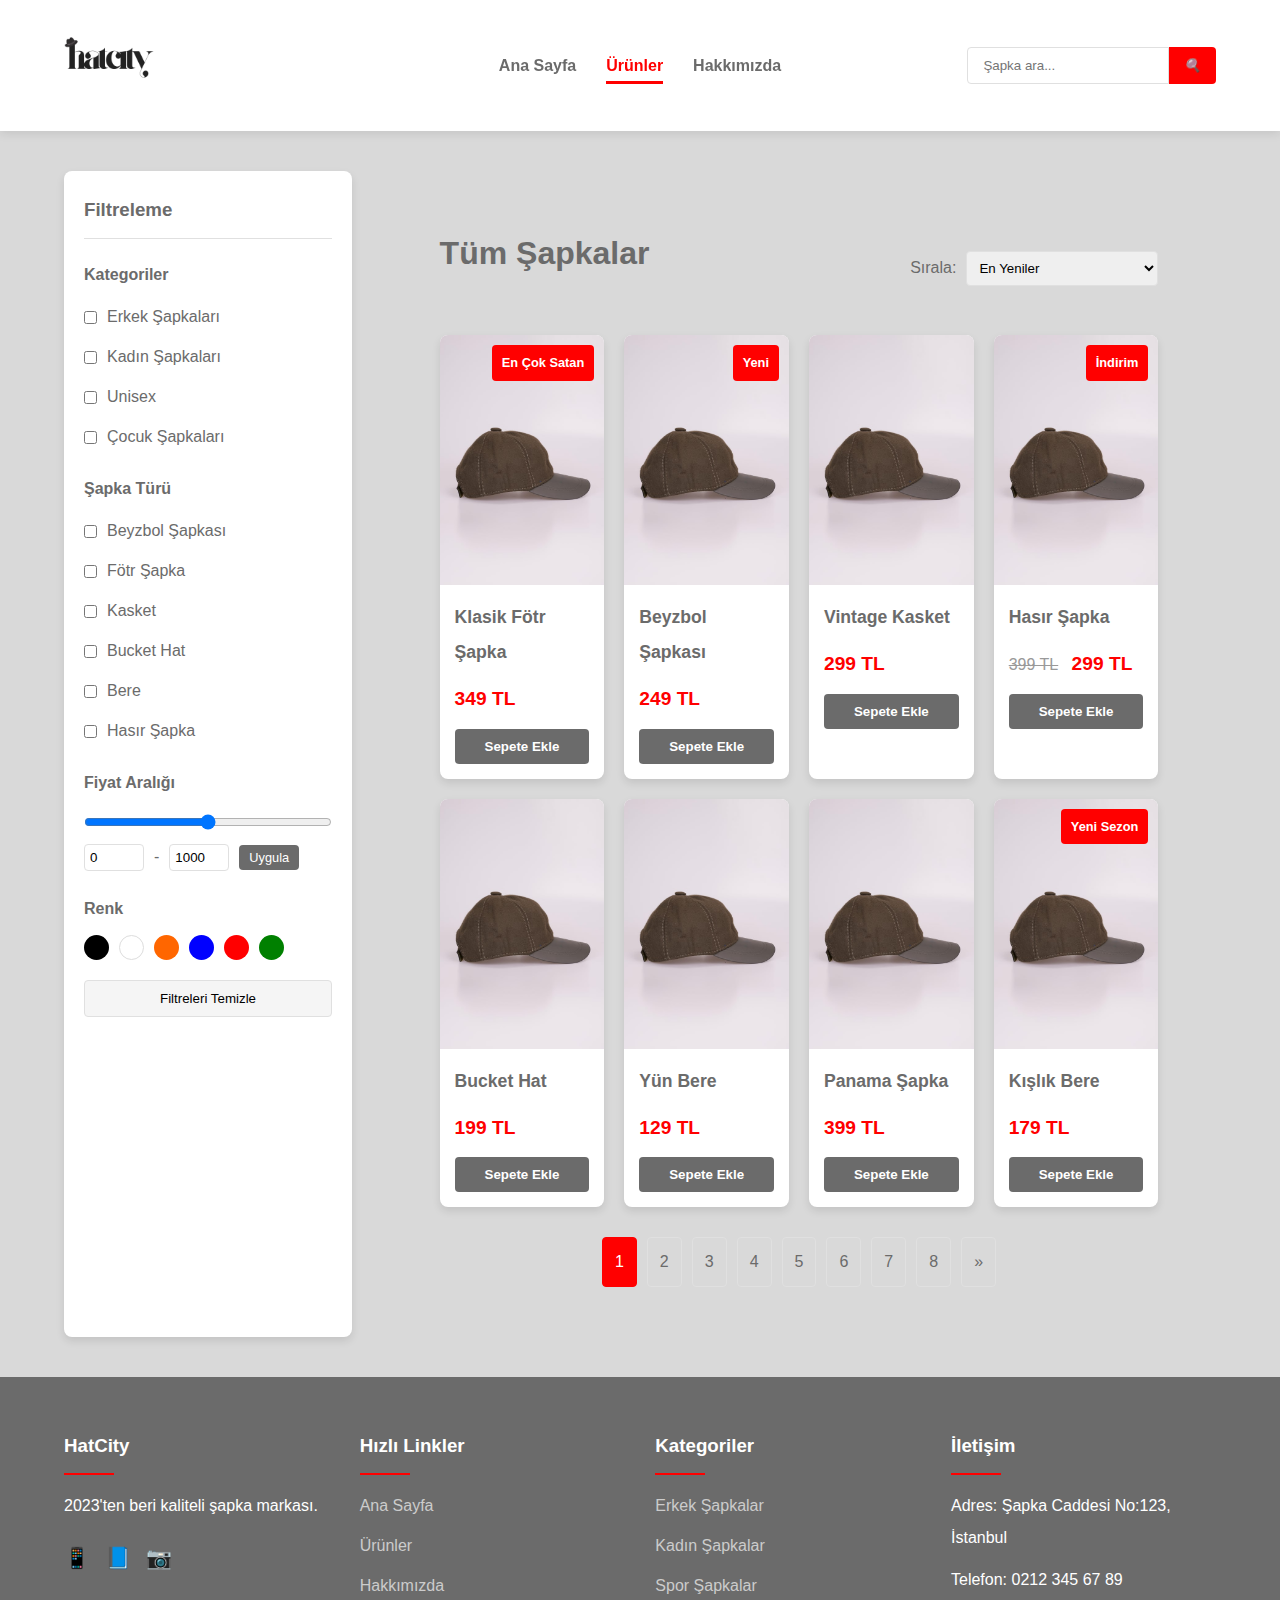
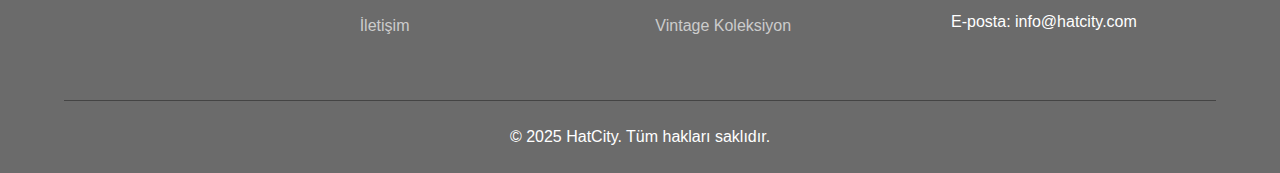
<file: products.html>
<!DOCTYPE html>
<html lang="tr">
<head>
    <meta charset="UTF-8">
    <meta name="viewport" content="width=device-width, initial-scale=1.0">
    <title>Ürünler - HatCity</title>
    <link rel="stylesheet" href="style.css">
    <script src="script.js" defer></script>
</head>
<body>
    <!-- HEADER BÖLÜMÜ -->
    <header>
        <div class="logo-container">
            <img src="Black White Minimal Simple Modern Creative Studio Ego Logo (1).png" alt="HatCity Logo" class="logo">
        </div>
        <nav>
            <ul>
                <li><a href="index.html">Ana Sayfa</a></li>
                <li><a href="products.html" class="active">Ürünler</a></li>
                <li><a href="about.html">Hakkımızda</a></li>
               
            </ul>
        </nav>
        <div class="search-container">
            <input type="text" placeholder="Şapka ara..." id="searchInput">
            <button type="submit"><i class="search-icon">🔍</i></button>
        </div>
    </header>

    <!-- ÜRÜNLER SAYFASI İÇERİĞİ -->
    <div class="products-page">
        <aside class="filters">
            <h3>Filtreleme</h3>
            <div class="filter-section">
                <h4>Kategoriler</h4>
                <ul>
                    <li>
                        <input type="checkbox" id="cat-men">
                        <label for="cat-men">Erkek Şapkaları</label>
                    </li>
                    <li>
                        <input type="checkbox" id="cat-women">
                        <label for="cat-women">Kadın Şapkaları</label>
                    </li>
                    <li>
                        <input type="checkbox" id="cat-unisex">
                        <label for="cat-unisex">Unisex</label>
                    </li>
                    <li>
                        <input type="checkbox" id="cat-children">
                        <label for="cat-children">Çocuk Şapkaları</label>
                    </li>
                </ul>
            </div>
            <div class="filter-section">
                <h4>Şapka Türü</h4>
                <ul>
                    <li>
                        <input type="checkbox" id="type-baseball">
                        <label for="type-baseball">Beyzbol Şapkası</label>
                    </li>
                    <li>
                        <input type="checkbox" id="type-fedora">
                        <label for="type-fedora">Fötr Şapka</label>
                    </li>
                    <li>
                        <input type="checkbox" id="type-newsboy">
                        <label for="type-newsboy">Kasket</label>
                    </li>
                    <li>
                        <input type="checkbox" id="type-bucket">
                        <label for="type-bucket">Bucket Hat</label>
                    </li>
                    <li>
                        <input type="checkbox" id="type-beret">
                        <label for="type-beret">Bere</label>
                    </li>
                    <li>
                        <input type="checkbox" id="type-straw">
                        <label for="type-straw">Hasır Şapka</label>
                    </li>
                </ul>
            </div>
            <div class="filter-section">
                <h4>Fiyat Aralığı</h4>
                <div class="price-range">
                    <input type="range" min="0" max="1000" value="500" class="slider" id="priceRange">
                    <div class="price-inputs">
                        <input type="number" id="minPrice" placeholder="Min" value="0">
                        <span>-</span>
                        <input type="number" id="maxPrice" placeholder="Max" value="1000">
                        <button class="apply-price">Uygula</button>
                    </div>
                </div>
            </div>
            <div class="filter-section">
                <h4>Renk</h4>
                <div class="color-filters">
                    <span class="color-filter" style="background-color: black;" ></span>
                    <span class="color-filter" style="background-color: white; border: 1px solid #ddd;"></span>
                    <span class="color-filter" style="background-color: #ff6600;"></span>
                    <span class="color-filter" style="background-color: blue;"></span>
                    <span class="color-filter" style="background-color: red;"></span>
                    <span class="color-filter" style="background-color: green;"></span>
                </div>
            </div>
            <button class="clear-filters">Filtreleri Temizle</button>
        </aside>
        <main class="products-main">
            <div class="products-header">
                <h2>Tüm Şapkalar</h2>
                <div class="products-sort">
                    <label for="sort-select">Sırala:</label>
                    <select id="sort-select">
                        <option value="newest">En Yeniler</option>
                        <option value="price-low">Fiyat (Düşükten Yükseğe)</option>
                        <option value="price-high">Fiyat (Yüksekten Düşüğe)</option>
                        <option value="popular">En Çok Satanlar</option>
                    </select>
                </div>
            </div>
            <div class="products-grid large-grid">
                <div class="product-card">
                    <div class="product-image">
                        <img src="kumas-deri-siperli-beyzbol-sapka-dd9a77.jpg" alt="Klasik Fötr Şapka">
                        <div class="product-tag">En Çok Satan</div>
                    </div>
                    <div class="product-info">
                        <h3>Klasik Fötr Şapka</h3>
                        <p class="product-price">349 TL</p>
                        <button class="add-to-cart">Sepete Ekle</button>
                    </div>
                </div>
                <div class="product-card">
                    <div class="product-image">
                        <img src="kumas-deri-siperli-beyzbol-sapka-dd9a77.jpg" alt="Spor Beyzbol Şapkası">
                        <div class="product-tag">Yeni</div>
                    </div>
                    <div class="product-info">
                        <h3>Beyzbol Şapkası</h3>
                        <p class="product-price">249 TL</p>
                        <button class="add-to-cart">Sepete Ekle</button>
                    </div>
                </div>
                <div class="product-card">
                    <div class="product-image">
                        <img src="kumas-deri-siperli-beyzbol-sapka-dd9a77.jpg" alt="Vintage Kasket">
                    </div>
                    <div class="product-info">
                        <h3>Vintage Kasket</h3>
                        <p class="product-price">299 TL</p>
                        <button class="add-to-cart">Sepete Ekle</button>
                    </div>
                </div>
                <div class="product-card">
                    <div class="product-image">
                        <img src="kumas-deri-siperli-beyzbol-sapka-dd9a77.jpg" alt="Hasır Şapka">
                        <div class="product-tag">İndirim</div>
                    </div>
                    <div class="product-info">
                        <h3>Hasır Şapka</h3>
                        <p class="product-price"><span class="old-price">399 TL</span> 299 TL</p>
                        <button class="add-to-cart">Sepete Ekle</button>
                    </div>
                </div>
                <div class="product-card">
                    <div class="product-image">
                        <img src="kumas-deri-siperli-beyzbol-sapka-dd9a77.jpg" alt="Bucket Hat">
                    </div>
                    <div class="product-info">
                        <h3>Bucket Hat</h3>
                        <p class="product-price">199 TL</p>
                        <button class="add-to-cart">Sepete Ekle</button>
                    </div>
                </div>
                <div class="product-card">
                    <div class="product-image">
                        <img src="kumas-deri-siperli-beyzbol-sapka-dd9a77.jpg" alt="Yün Bere">
                    </div>
                    <div class="product-info">
                        <h3>Yün Bere</h3>
                        <p class="product-price">129 TL</p>
                        <button class="add-to-cart">Sepete Ekle</button>
                    </div>
                </div>
                <div class="product-card">
                    <div class="product-image">
                        <img src="kumas-deri-siperli-beyzbol-sapka-dd9a77.jpg" alt="Panama Şapka">
                    </div>
                    <div class="product-info">
                        <h3>Panama Şapka</h3>
                        <p class="product-price">399 TL</p>
                        <button class="add-to-cart">Sepete Ekle</button>
                    </div>
                </div>
                <div class="product-card">
                    <div class="product-image">
                        <img src="kumas-deri-siperli-beyzbol-sapka-dd9a77.jpg" alt="Kışlık Bere">
                        <div class="product-tag">Yeni Sezon</div>
                    </div>
                    <div class="product-info">
                        <h3>Kışlık Bere</h3>
                        <p class="product-price">179 TL</p>
                        <button class="add-to-cart">Sepete Ekle</button>
                    </div>
                </div>
            </div>
            <div class="pagination">
                <a href="#" class="active">1</a>
                <a href="#" >2</a>
                <a href="#" >3</a>
                <a href="#" >4</a>
                <a href="#" >5</a>
                <a href="#" >6</a>
                <a href="#" >7</a>
                <a href="#" >8</a>
                <a href="#" >&raquo;</a>
            </div>
        </main>
    </div>

    <!-- FOOTER BÖLÜMÜ -->
    <footer>
        <div class="footer-content">
            <div class="footer-section">
                <h3>HatCity</h3>
                <p>2023'ten beri kaliteli şapka markası.</p>
                <div class="social-icons">
                    <a href="#" class="social-icon">📱</a>
                    <a href="#" class="social-icon">📘</a>
                    <a href="#" class="social-icon">📷</a>
                </div>
            </div>
            <div class="footer-section">
                <h3>Hızlı Linkler</h3>
                <ul>
                    <li><a href="index.html">Ana Sayfa</a></li>
                    <li><a href="products.html">Ürünler</a></li>
                    <li><a href="about.html">Hakkımızda</a></li>
                    <li><a href="contact.html">İletişim</a></li>
                </ul>
            </div>
            <div class="footer-section">
                <h3>Kategoriler</h3>
                <ul>
                    <li><a href="#">Erkek Şapkalar</a></li>
                    <li><a href="#">Kadın Şapkalar</a></li>
                    <li><a href="#">Spor Şapkalar</a></li>
                    <li><a href="#">Vintage Koleksiyon</a></li>
                </ul>
            </div>
            <div class="footer-section">
                <h3>İletişim</h3>
                <p>Adres: Şapka Caddesi No:123, İstanbul</p>
                <p>Telefon: 0212 345 67 89</p>
                <p>E-posta: info@hatcity.com</p>
            </div>
        </div>
        <div class="footer-bottom">
            <p>&copy; 2025 HatCity. Tüm hakları saklıdır.</p>
        </div>
    </footer>
</body>
</html>
</file>
<file: style.css>
/* GENEL STILLAR */
* {
    margin: 0;
    padding: 0;
    box-sizing: border-box;
    font-family: 'Segoe UI', Tahoma, Geneva, Verdana, sans-serif;
}

:root {
    --primary-color: #ff0000;
    --dark-color: #6b6b6b;
    --light-color: #ffffff;
    --gray-color: #f5f5f5;
    --border-color: #e0e0e0;
}

body {
    background-color: #d9d9d9;
    color: var(--dark-color);
    line-height: 2;
}

a {
    text-decoration: none;
    color: var(--dark-color);
}

ul {
    list-style: none;
}

.btn {
    display: inline-block;
    background-color: var(--primary-color);
    color: white;
    padding: 10px 20px;
    border-radius: 4px;
    border: none;
    cursor: pointer;
    font-weight: 600;
    transition: all 0.3s ease;
}

.btn:hover {
    background-color: #ff0000;
    transform: translateY(-2px);
}

/* HEADER STILLAR */
header {
    background-color: var(--light-color);
    box-shadow: 0 2px 10px rgba(0, 0, 0, 0.1);
    padding: 15px 5%;
    display: flex;
    justify-content: space-between;
    align-items: center;
    position: sticky;
    top: 0;
    z-index: 1000;
}

.logo-container {
    flex: 1;
}

.logo {
    height: 90px;
}

nav {
    flex: 2;
}

nav ul {
    display: flex;
    justify-content: center;
}

nav ul li {
    margin: 0 15px;
}

nav ul li a {
    font-weight: 600;
    position: relative;
    padding: 5px 0;
}

nav ul li a:hover {
    color: var(--primary-color);
}

nav ul li a.active {
    color: var(--primary-color);
}

nav ul li a.active::after {
    content: '';
    position: absolute;
    bottom: -5px;
    left: 0;
    width: 100%;
    height: 3px;
    background-color: var(--primary-color);
}

.search-container {
    flex: 1;
    display: flex;
    justify-content: flex-end;
}

.search-container input {
    padding: 10px 15px;
    border: 1px solid var(--border-color);
    border-radius: 4px 0 0 4px;
    width: 70%;
    outline: none;
}

.search-container button {
    background-color: var(--primary-color);
    color: white;
    padding: 10px 15px;
    border: none;
    border-radius: 0 4px 4px 0;
    cursor: pointer;
}

/* BANNER STILLAR */
.banner-container {
    position: relative;
    height: 650px;
    overflow: hidden;
}

.banner-slider {
    width: 100%;
    height: 100%;
    position: relative;
}

.slide {
    position: absolute;
    top: 0;
    left: 0;
    width: 100%;
    height: 100%;
    opacity: 0;
    transition: opacity 0.5s ease-in-out;
}

.slide.active {
    opacity: 1;
}

.slide img {
    width: 100%;
    height: 100%;
    object-fit: cover;
}

.slide-content {
    position: absolute;
    top: 50%;
    left: 10%;
    transform: translateY(-50%);
    color: white;
    text-shadow: 1px 1px 3px rgba(0, 0, 0, 0.7);
    max-width: 500px;
}

.slide-content h2 {
    font-size: 2.5rem;
    margin-bottom: 10px;
}

.slide-content p {
    font-size: 1.2rem;
    margin-bottom: 20px;
}

.slider-dots {
    position: absolute;
    bottom: 20px;
    left: 50%;
    transform: translateX(-50%);
    display: flex;
}

.dot {
    width: 12px;
    height: 12px;
    background-color: rgba(255, 255, 255, 0.5);
    border-radius: 50%;
    margin: 0 5px;
    cursor: pointer;
    transition: background-color 0.3s ease;
}

.dot.active {
    background-color: var(--primary-color);
}

.slide-button {
    position: absolute;
    top: 50%;
    transform: translateY(-50%);
    background-color: rgba(0, 0, 0, 0.3);
    color: white;
    padding: 15px;
    border: none;
    border-radius: 50%;
    font-size: 1.2rem;
    cursor: pointer;
    transition: all 0.3s ease;
}

.slide-button.prev {
    left: 20px;
}

.slide-button.next {
    right: 20px;
}

.slide-button:hover {
    background-color: rgba(0, 0, 0, 0.6);
}

/* ÜRÜN STILLAR */
.popular-products, .products-main {
    padding: 50px 5%;
}

.popular-products h2, .products-main h2 {
    text-align: center;
    margin-bottom: 30px;
    font-size: 2rem;
    color: var(--dark-color);
}

.products-grid {
    display: grid;
    grid-template-columns: repeat(4, 1fr);
    gap: 20px;
}

.large-grid {
    grid-template-columns: repeat(4, 1fr);
}

.product-card {
    background-color: white;
    border-radius: 8px;
    overflow: hidden;
    box-shadow: 0 4px 8px rgba(0, 0, 0, 0.1);
    transition: transform 0.3s ease;
}

.product-card:hover {
    transform: translateY(-5px);
}

.product-image {
    position: relative;
    height: 250px;
    overflow: hidden;
}

.product-image img {
    width: 100%;
    height: 100%;
    object-fit: cover;
    transition: transform 0.3s ease;
}

.product-card:hover .product-image img {
    transform: scale(1.05);
}

.product-tag {
    position: absolute;
    top: 10px;
    right: 10px;
    background-color: var(--primary-color);
    color: white;
    padding: 5px 10px;
    border-radius: 4px;
    font-size: 0.8rem;
    font-weight: 600;
}

.product-info {
    padding: 15px;
}

.product-info h3 {
    margin-bottom: 10px;
    font-size: 1.1rem;
}

.product-price {
    color: var(--primary-color);
    font-weight: 700;
    font-size: 1.2rem;
    margin-bottom: 10px;
}

.old-price {
    text-decoration: line-through;
    color: #999;
    font-weight: 400;
    margin-right: 8px;
    font-size: 1rem;
}

.add-to-cart {
    width: 100%;
    background-color: var(--dark-color);
    color: white;
    border: none;
    padding: 10px;
    border-radius: 4px;
    cursor: pointer;
    font-weight: 600;
    transition: background-color 0.3s ease;
}

.add-to-cart:hover {
    background-color: var(--primary-color);
}

.view-all-btn {
    display: block;
    width: 200px;
    margin: 30px auto 0;
    text-align: center;
    padding: 12px 0;
    background-color: var(--dark-color);
    color: white;
    border-radius: 4px;
    font-weight: 600;
    transition: all 0.3s ease;
}

.view-all-btn:hover {
    background-color: var(--primary-color);
}

/* ÖZELLİKLER STILLAR */
.features {
    display: flex;
    justify-content: space-around;
    flex-wrap: wrap;
    padding: 50px 5%;
    background-color: var(--gray-color);
}

.feature {
    text-align: center;
    flex-basis: 22%;
    min-width: 200px;
    padding: 20px;
    margin-bottom: 20px;
}

.feature-icon {
    font-size: 2rem;
    margin-bottom: 10px;
}

.feature h3 {
    margin-bottom: 10px;
}

/* FOOTER STILLAR */
footer {
    background-color: var(--dark-color);
    color: white;
    padding: 50px 5% 20px;
}

.footer-content {
    display: flex;
    flex-wrap: wrap;
    justify-content: space-between;
    margin-bottom: 30px;
}

.footer-section {
    flex-basis: 23%;
    min-width: 200px;
    margin-bottom: 20px;
}

.footer-section h3 {
    margin-bottom: 15px;
    position: relative;
    padding-bottom: 10px;
}

.footer-section h3::after {
    content: '';
    position: absolute;
    bottom: 0;
    left: 0;
    width: 50px;
    height: 2px;
    background-color: var(--primary-color);
}

.footer-section p {
    margin-bottom: 10px;
}

.footer-section ul li {
    margin-bottom: 8px;
}

.footer-section ul li a {
    color: #ccc;
    transition: color 0.3s ease;
}

.footer-section ul li a:hover {
    color: var(--primary-color);
}

.social-icons {
    display: flex;
    margin-top: 15px;
}

.social-icon {
    font-size: 1.3rem;
    margin-right: 15px;
    color: white;
    transition: color 0.3s ease;
}

.social-icon:hover {
    color: var(--primary-color);
}

.footer-bottom {
    text-align: center;
    padding-top: 20px;
    border-top: 1px solid #444;
}

/* ÜRÜNLER SAYFASI STILLAR */
.products-page {
    display: flex;
    padding: 40px 5%;
}

.filters {
    flex-basis: 25%;
    min-width: 250px;
    padding: 20px;
    background-color: white;
    border-radius: 8px;
    box-shadow: 0 4px 8px rgba(0, 0, 0, 0.1);
    margin-right: 30px;
}

.filters h3 {
    margin-bottom: 20px;
    padding-bottom: 10px;
    border-bottom: 1px solid var(--border-color);
}

.filter-section {
    margin-bottom: 20px;
}

.filter-section h4 {
    margin-bottom: 10px;
}

.filter-section ul li {
    margin-bottom: 8px;
    display: flex;
    align-items: center;
}

.filter-section ul li input[type="checkbox"] {
    margin-right: 10px;
}

.price-range {
    margin-top: 10px;
}

.slider {
    width: 100%;
    margin-bottom: 10px;
}

.price-inputs {
    display: flex;
    align-items: center;
}

.price-inputs input {
    width: 60px;
    padding: 5px;
    border: 1px solid var(--border-color);
    border-radius: 4px;
}

.price-inputs span {
    margin: 0 10px;
}

.apply-price {
    margin-left: 10px;
    padding: 5px 10px;
    background-color: var(--dark-color);
    color: white;
    border: none;
    border-radius: 4px;
    cursor: pointer;
    font-size: 0.8rem;
}

.apply-price:hover {
    background-color: var(--primary-color);
}

.color-filters {
    display: flex;
    flex-wrap: wrap;
    gap: 10px;
    margin-top: 10px;
  
}

.color-filter {
    width: 25px;
    height: 25px;
    border-radius: 50%;
    cursor: pointer;
    transition: transform 0.2s ease;
}

.color-filter:hover {
    transform: scale(1.1);
}

.clear-filters {
    width: 100%;
    padding: 10px;
    background-color: var(--gray-color);
    border: 1px solid var(--border-color);
    border-radius: 4px;
    cursor: pointer;
    transition: all 0.3s ease;
}

.clear-filters:hover {
    background-color: #e0e0e0;
}

.products-main {
    flex: 1;
}

.products-header {
    display: flex;
    justify-content: space-between;
    align-items: center;
    margin-bottom: 20px;
}

.products-sort {
    display: flex;
    align-items: center;
}

.products-sort label {
    margin-right: 10px;
}

.products-sort select {
    padding: 8px;
    border: 1px solid var(--border-color);
    border-radius: 4px;
    outline: none;
}

.pagination {
    display: flex;
    justify-content: center;
    margin-top: 30px;
}

.pagination a {
    display: inline-block;
    padding: 8px 12px;
    margin: 0 5px;
    border: 1px solid var(--border-color);
    border-radius: 4px;
    color: var(--dark-color);
    transition: all 0.3s ease;
}

.pagination a.active, .pagination a:hover {
    background-color: var(--primary-color);
    color: white;
    border-color: var(--primary-color);
}

/* HAKKIMIZDA SAYFASI STILLAR */
.about-page {
    padding: 40px 5%;
}

.about-header {
    text-align: center;
    margin-bottom: 50px;
}

.about-header h1 {
    font-size: 2.5rem;
    margin-bottom: 10px;
}

.about-subtitle {
    color: #777;
    font-size: 1.2rem;
}

.about-story {
    display: flex;
    flex-wrap: wrap;
    margin-bottom: 60px;
}

.about-image {
    flex-basis: 40%;
    min-width: 300px;
}

.about-image img {
    width: 100%;
    height: auto;
    border-radius: 8px;
    box-shadow: 0 4px 15px rgba(0, 0, 0, 0.1);
}

.about-content {
    flex-basis: 55%;
    padding: 0 20px;
}

.about-content h2 {
    margin-bottom: 20px;
}

.about-content p {
    margin-bottom: 15px;
    line-height: 1.8;
}

.values-grid, .team-grid {
    display: grid;
    grid-template-columns: repeat(4, 1fr);
    gap: 20px;
    margin-top: 30px;
}

.values h2, .team h2, .testimonials h2 {
    text-align: center;
    margin-bottom: 30px;
    font-size: 2rem;
}

.value-card {
    background-color: white;
    padding: 25px;
    border-radius: 8px;
    box-shadow: 0 4px 10px rgba(0, 0, 0, 0.1);
    text-align: center;
    transition: transform 0.3s ease;
}

.value-card:hover {
    transform: translateY(-5px);
}

.value-icon {
    font-size: 2.5rem;
    margin-bottom: 15px;
}

.team-member {
    background-color: white;
    border-radius: 8px;
    overflow: hidden;
    box-shadow: 0 4px 10px rgba(0, 0, 0, 0.1);
    text-align: center;
}

.member-image {
    height: 200px;
    overflow: hidden;
}

.member-image img {
    width: 100%;
    height: 100%;
    object-fit: cover;
}

.team-member h3 {
    margin: 15px 0 5px;
}

.member-title {
    color: var(--primary-color);
    font-weight: 600;
    margin-bottom: 10px;
}

.team-member p {
    padding: 0 10px 10px;
}

.values, .team, .testimonials {
    margin-bottom: 60px;
}

.testimonials-slider {
    position: relative;
    height: 300px;
    max-width: 800px;
    margin: 0 auto;
}

.testimonial {
    position: absolute;
    top: 0;
    left: 0;
    width: 100%;
    height: 100%;
    opacity: 0;
    transition: opacity 0.5s ease;
    background-color: white;
    padding: 30px;
    border-radius: 8px;
    box-shadow: 0 4px 15px rgba(0, 0, 0, 0.1);
    text-align: center;
    display: flex;
    flex-direction: column;
    justify-content: center;
}

.testimonial.active {
    opacity: 1;
}

.testimonial-quote {
    font-size: 1.2rem;
    font-style: italic;
    margin-bottom: 20px;
    line-height: 1.8;
}

.testimonial-author {
    font-weight: 600;
    margin-top: 10px;
}

/* İLETİŞİM SAYFASI STILLAR */
.contact-page {
    padding: 40px 5%;
}

.contact-container {
    display: flex;
    flex-wrap: wrap;
}

.contact-info {
    flex-basis: 40%;
    min-width: 300px;
    padding: 20px;
}

.contact-form {
    flex-basis: 55%;
    min-width: 300px;
    padding: 20px;
}

.contact-form h2, .contact-info h2 {
    margin-bottom: 20px;
}

.form-group {
    margin-bottom: 20px;
}

.form-group label {
    display: block;
    margin-bottom: 5px;
    font-weight: 600;
}

.form-group input, .form-group textarea {
    width: 100%;
    padding: 10px;
    border: 1px solid var(--border-color);
    border-radius: 4px;
    outline: none;
}

.form-group textarea {
    height: 150px;
}

.contact-submit {
    padding: 12px 30px;
    background-color: var(--primary-color);
    color: white;
    border: none;
    border-radius: 4px;
    cursor: pointer;
    font-weight: 600;
    transition: background-color 0.3s ease;
}

.contact-submit:hover {
    background-color: #ff0000;
}

.info-item {
    display: flex;
    margin-bottom: 20px;
}

.info-icon {
    margin-right: 15px;
    font-size: 1.5rem;
    color: var(--primary-color);
}

.info-content h3 {
    margin-bottom: 5px;
}

.map-container {
    margin-top: 30px;
    height: 300px;
    border-radius: 8px;
    overflow: hidden;
}

.map-container iframe {
    width: 100%;
    height: 100%;
    border: none;
}

/* RESPONSIVE TASARIM */
@media (max-width: 992px) {
    .products-grid, .values-grid, .team-grid {
        grid-template-columns: repeat(3, 1fr);
    }
    
    .feature {
        flex-basis: 45%;
    }
    
    .footer-section {
        flex-basis: 45%;
    }
}

@media (max-width: 768px) {
    header {
        flex-direction: column;
        padding: 15px;
    }
    
    .logo-container, nav, .search-container {
        width: 100%;
        margin-bottom: 10px;
    }
    
    nav ul {
        justify-content: space-around;
    }
    
    nav ul li {
        margin: 0 5px;
    }
    
    .products-grid, .values-grid, .team-grid {
        grid-template-columns: repeat(2, 1fr);
    }
    
    .feature {
        flex-basis: 100%;
        
    }
    
    .footer-section {
        flex-basis: 100%;
    }
    
    .about-story {
        flex-direction: column;
    }
    
    .about-image, .about-content {
        flex-basis: 100%;
    }
    
    .about-image {
        margin-bottom: 20px;
    }
    
    .products-page {
        flex-direction: column;
    }
    
    .filters {
        margin-right: 0;
        margin-bottom: 20px;
        width: 100%;
    }
}

@media (max-width: 576px) {
    .products-grid, .values-grid, .team-grid {
        grid-template-columns: 1fr;
    }
    
    .banner-container {
        height: 300px;
    }
    
    .slide-content h2 {
        font-size: 1.8rem;
    }
    
    .slide-content p {
        font-size: 1rem;
    }
}
</file>
